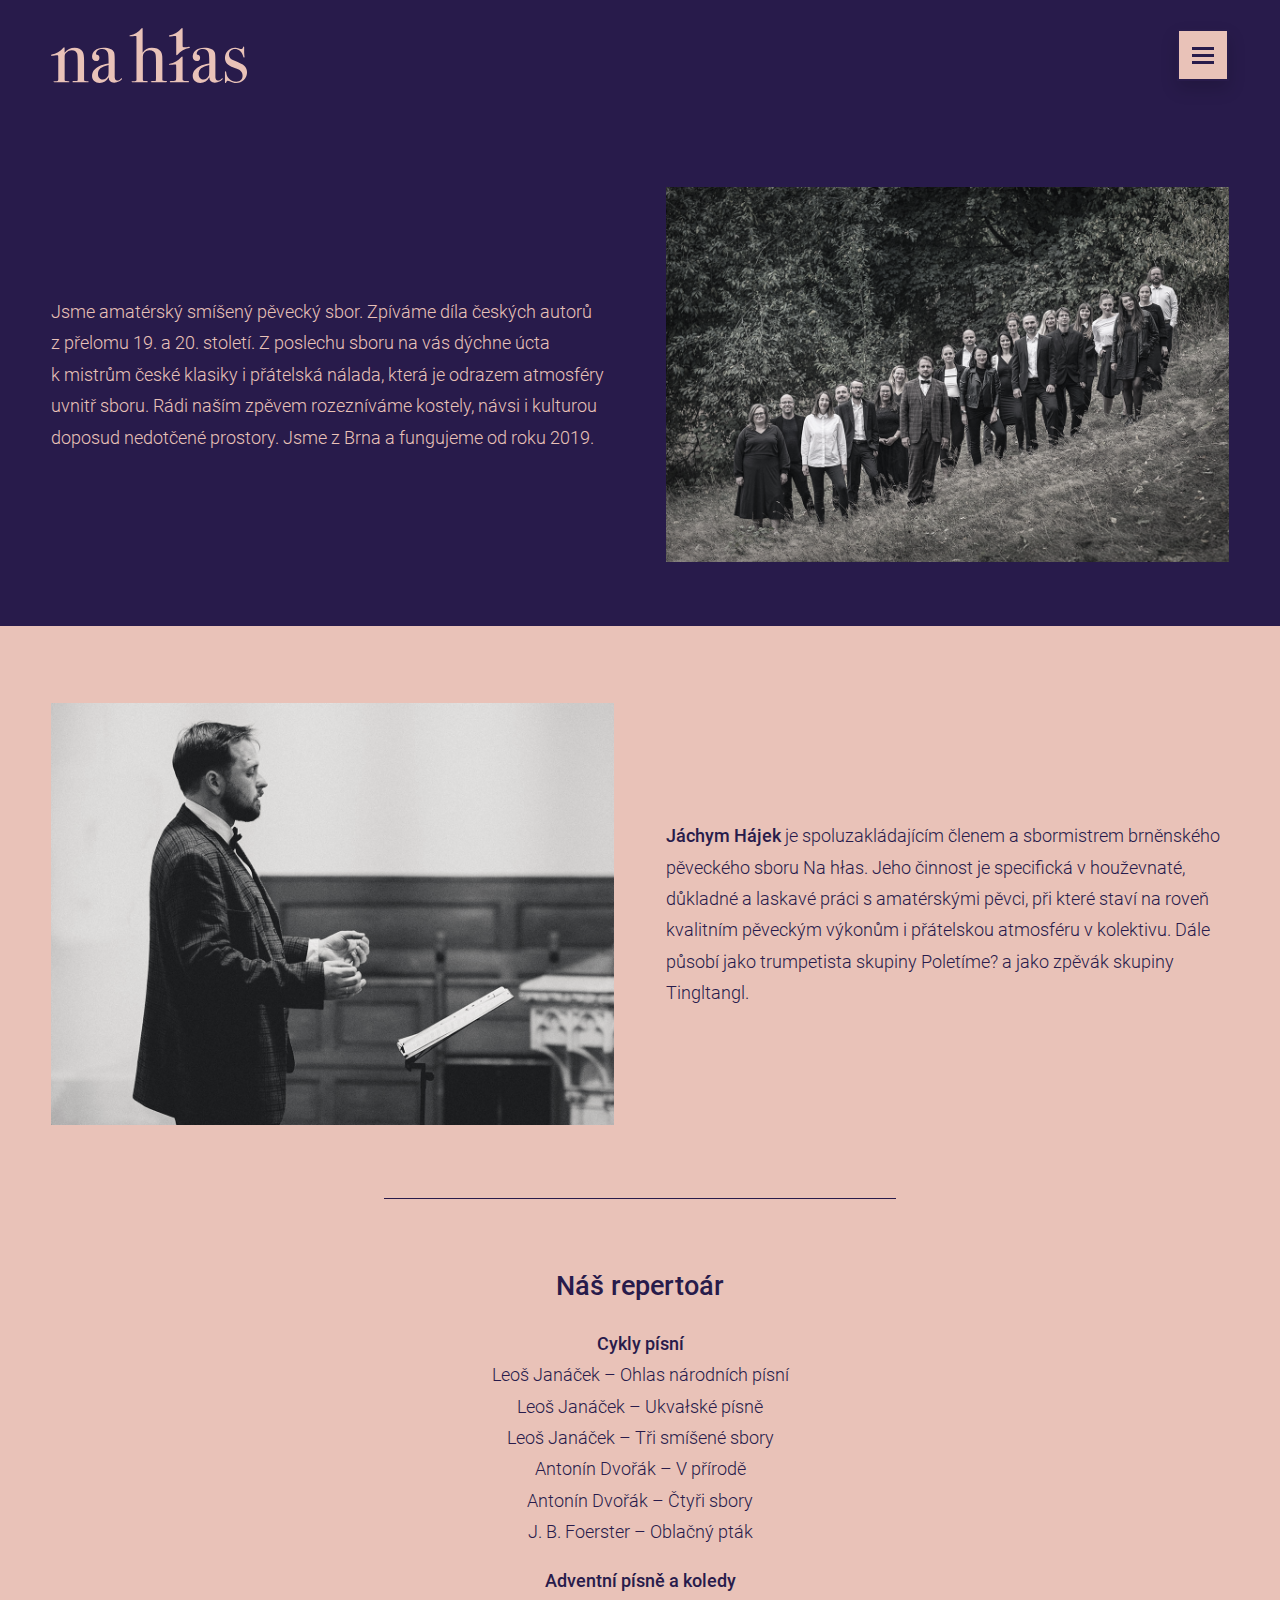
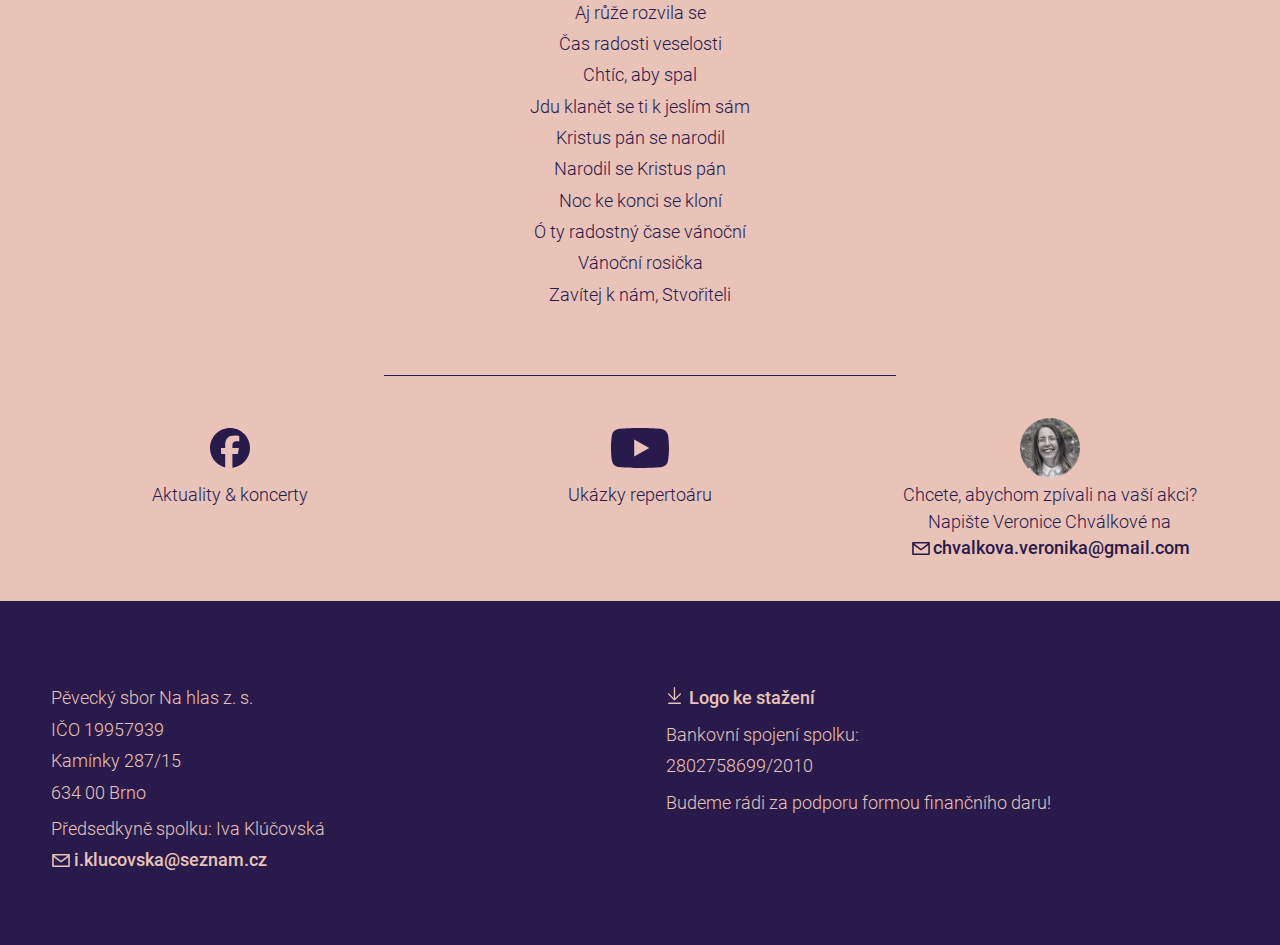
<file: index.html>
<!doctype html>
<html lang="cs">
<head>
	<meta charset="utf-8">
	<meta name="viewport" content="width=device-width, initial-scale=1.0">
	<meta name="description" content="Stránky brněnského amatérského pěveckého sboru Na hlas"> 
	<meta name="keywords" content="Pěvecký sbor, Smíšený sbor, Na hlas, Na hłas, Brno, Choir, Mixed choir">
	<title>Hłuboce łidský amatérský sbor Na hłas</title>
	<link rel="icon" type="image/png" sizes="32x32" href="favicon-32.png">
	<link rel="icon" type="image/png" sizes="128x128" href="favicon-128.png">
	<link rel="icon" type="image/png" sizes="180x180" href="favicon-180.png">
	<link rel="icon" type="image/png" sizes="192x192" href="favicon-192.png">
	<link rel="shortcut icon" sizes="48x48" href="favicon-48.png">
	
	<link rel="preload" href="fonts/roboto-v30-latin-ext-300.woff2" as="font" type="font/woff2" crossorigin="anonymous">
	<link rel="preload" href="fonts/roboto-v30-latin-ext-regular.woff2" as="font" type="font/woff2" crossorigin="anonymous">
	<link rel="preload" href="fonts/roboto-v30-latin-ext-500.woff2" as="font" type="font/woff2" crossorigin="anonymous">
	<link rel="preload" href="fonts/roboto-v30-latin-ext-700.woff2" as="font" type="font/woff2" crossorigin="anonymous">
	<link rel="preload" href="fonts/roboto-v30-latin-ext-900.woff2" as="font" type="font/woff2" crossorigin="anonymous">
	<link href="nahlas.css" rel="stylesheet" type="text/css">
</head>

<body>
	<header> 
		<img src="media/logo-na-hlas.svg"  class="logo" alt="na hłas">
        <div onmouseover="show()" onmouseout="hide()" class="dropdown" style="float:right;">
            <button onClick="show()" id="mainMenuBtn" class="dropbtn">
				<span class="hamburger"></span>
				<span class="hamburger"></span>
				<span class="hamburger"></span>
            </button>
            <div onClick="hide()" id="mainMenu" class="dropdown-content"> 
				<a href="#">O sboru</a>
				<a href="#sbormistr">Sbormistr</a> 
				<a href="#repertoar">Repertoár</a> 
				<a href="#odkazy">Odkazy</a> 
				<a href="#kontakt">Kontakt</a> 
			</div>
        </div>
	</header>
	
	<div class="content">
		<section class="cast1 poz-fialove" id="o-sboru">
			<div class="main-column responsive">
				<div class="foto-cont" id="A1">
				    <div class="foto-wrapper sbor"><img src="media/fotka-uvod.jpg" class="foto" alt="Úvodní fotka sboru"></div>
				</div>
				<div class="info-text" id="A2"><p>Jsme amatérský smíšený pěvecký sbor. Zpíváme díla českých autorů z&nbsp;přelomu 19.&nbsp;a&nbsp;20.&nbsp;století. Z&nbsp;poslechu sboru na&nbsp;vás dýchne úcta k&nbsp;mistrům české klasiky i&nbsp;přátelská nálada, která je odrazem atmosféry uvnitř sboru. Rádi naším zpěvem rozezníváme kostely, návsi i&nbsp;kulturou doposud nedotčené prostory. Jsme z&nbsp;Brna a&nbsp;fungujeme od&nbsp;roku&nbsp;2019.</p>
				</div>
			</div>			
		</section>
		
		<section class="cast2 poz-bezove" id="sbormistr">
	  		<div class="main-column responsive">
	  		  <div class="foto-cont" id="B1">
	  		      <div class="foto-wrapper jachym"><img src="media/fotka-sbormistr.jpg" class="foto" alt="Fotka dirigujícího Jáchyma Hájka"></div>
	  		  </div>
	  		  <div class="info-text" id="B2"><p><strong>Jáchym Hájek</strong> je spoluzakládajícím členem a&nbsp;sbormistrem brněnského pěveckého sboru Na&nbsp;hłas. Jeho činnost je specifická v&nbsp;houževnaté, důkladné a&nbsp;laskavé práci s&nbsp;amatérskými pěvci, při které staví na roveň kvalitním pěveckým výkonům i&nbsp;přátelskou atmosféru v&nbsp;kolektivu. Dále působí jako trumpetista skupiny Poletíme? a&nbsp;jako zpěvák skupiny Tingltangl.</p>
	  		  </div>
	  		</div>
		</section>
		
		<hr>
        <section class="cast3 poz-bezove" id="repertoar">
            <div class="main-column">
                <div class="info-text" id="C1">
				<h2>Náš repertoár</h2>                    
                    <ul><li><h3>Cykly písní</h3></li>
                        <li>Leoš Janáček – Ohlas národních písní</li>
                        <li>Leoš Janáček – Ukvałské písně</li>
                        <li>Leoš Janáček – Tři smíšené sbory</li>
                        <li>Antonín Dvořák – V&nbsp;přírodě</li>
                        <li>Antonín Dvořák – Čtyři sbory</li>
                        <li>J. B. Foerster – Oblačný pták</li>
                    </ul> 
                    <ul><li><h3>Adventní písně a koledy</h3></li>
                        <li>Aj růže rozvila se</li>
                        <li>Čas radosti veselosti</li>
                        <li>Chtíc, aby spal</li>
                        <li>Jdu klanět se ti k&nbsp;jeslím sám</li>
                        <li>Kristus pán se narodil</li>
                        <li>Narodil se Kristus pán</li>
                        <li>Noc ke konci se kloní</li>
                        <li>Ó ty radostný čase vánoční</li>
                        <li>Vánoční rosička</li>
                        <li>Zavítej k nám, Stvořiteli</li>
                    </ul>
                </div>
            </div>
        </section>
		
		<hr class="bezove">
		
		<section class="cast4 poz-bezove" id="odkazy">
        <div class="grid-container">
            <div class="grid-item1">
				<div class="odkaz"> 
						<a href="https://www.facebook.com/sbornahlas" target="_blank" rel="noopener noreferrer" title="Facebook"> 
							<img src="media/logo-fb.svg" class="ikona" alt="Facebook">
						</a>
				</div>
			</div>
            <div class="grid-item2">
				<div class="odkaz"> 
						<a href="https://www.youtube.com/@sbornahlas" target="_blank" rel="noopener noreferrer"  title="YouTube"> 
							<img src="media/logo-yt.svg" class="ikona" alt="YouTube">
						</a>
				</div>
			</div>
            <div class="grid-item3">
				<div class="odkaz"> 
						<a href="mailto:chvalkova.veronika@gmail.com" title="Poslat e-mail"> 
							<img src="media/verca.jpg" class="profilovka" alt="Profilovka Verča">
						</a>
				</div>
			</div>
            <div class="grid-item4">
				<div class="odkaz-popis">
					Aktuality &amp; koncerty</div>
			</div>
            <div class="grid-item5">
				<div class="odkaz-popis">
					Ukázky repertoáru
				</div>
			</div>
            <div class="grid-item6">
				<div class="odkaz-popis">
					Chcete, abychom zpívali na vaší akci? Napište Veronice Chválkové na <a href="mailto:chvalkova.veronika@gmail.com" title="Poslat e-mail"> <span class="mail mail-ico">chvalkova.veronika</span><span class="mail">@gmail.com</span> </a>
				</div>
			</div>
        </div>
		</section>
		
		<section class="cast5 poz-fialove" id="kontakt">
			<div class="main-column responsive">
				<div class="info-text" id="E1">
                    <p>Pěvecký sbor Na hlas z. s.<br>
                        IČO 19957939<br>
                        Kamínky 287/15<br>
                        634 00 Brno</p>
                    <p>Předsedkyně spolku: Iva Klúčovská<br>
                        <a href="mailto:i.klucovska@seznam.cz" title="Poslat e-mail" class="mail-ico">i.klucovska@seznam.cz</a></p>
                </div>
				
				<hr>
				
				<div class="info-text" id="E2">
                    <p><a href="downloads/nahlas_Logo.zip" class="download" title="Stáhnout logo (.zip)">Logo ke stažení</a></p>
                    <p>Bankovní spojení spolku:<br>
                    2802758699/2010</p>
                    <p>Budeme rádi za podporu formou finančního daru!</p>
                </div>
                <div class="font-preload-700"> </div>
                <div class="font-preload-900"> </div>
</div>
		</section>

		
</div>
	
<script>
	
	function hide() {
		document.getElementById("mainMenu").style.display = "none";
		document.getElementById("mainMenuBtn").style.backgroundColor = "#E9C2B8";
	}
	
	
	function show() {
		document.getElementById("mainMenu").style.display = "block";
		document.getElementById("mainMenuBtn").style.backgroundColor = "white";
	}
	
</script>
	
</body>
</html>
</file>
<file: nahlas.css>
@charset "utf-8";
/* CSS Document */

/* roboto-300 - latin-ext */
@font-face {
  font-display: swap;
  font-family: 'Roboto';
  font-style: normal;
  font-weight: 300;
  src: url(fonts/roboto-v30-latin-ext-300.woff2) format('woff2'); /* Chrome 36+, Opera 23+, Firefox 39+, Safari 12+, iOS 10+ */
}

/* roboto-regular - latin-ext */
@font-face {
  font-display: swap;
  font-family: 'Roboto';
  font-style: normal;
  font-weight: 400;
  src: url(fonts/roboto-v30-latin-ext-regular.woff2) format('woff2'); /* Chrome 36+, Opera 23+, Firefox 39+, Safari 12+, iOS 10+ */
}

/* roboto-500 - latin-ext */
@font-face {
  font-display: swap;
  font-family: 'Roboto';
  font-style: normal;
  font-weight: 500;
  src: url(fonts/roboto-v30-latin-ext-500.woff2) format('woff2'); /* Chrome 36+, Opera 23+, Firefox 39+, Safari 12+, iOS 10+ */
}

/* roboto-700 - latin-ext */
@font-face {
  font-display: swap;
  font-family: 'Roboto';
  font-style: normal;
  font-weight: 700;
  src: url(fonts/roboto-v30-latin-ext-700.woff2) format('woff2'); /* Chrome 36+, Opera 23+, Firefox 39+, Safari 12+, iOS 10+ */
}

/* roboto-900 - latin-ext */
@font-face {
  font-display: swap;
  font-family: 'Roboto';
  font-style: normal;
  font-weight: 900;
  src: url(fonts/roboto-v30-latin-ext-900.woff2) format('woff2'); /* Chrome 36+, Opera 23+, Firefox 39+, Safari 12+, iOS 10+ */
}


* {
	box-sizing: border-box;
}

:root {
	--maxw: 1600px;
	--minw: 280px;
	--colright: calc((100vw - var(--maxw))/2);
	--sidepad: min(38px,max(15px, 2vw));
	--fontsize-normal: min(24px,max(16px, 1.4vw));
}

/*UNCOMMENT FOR DEBUG*/

/*
.main-column, .foto, .info-text, .odkaz, .grid-container > div {
	border-style: solid;
	border-width: 1px;
	border-color: greenyellow;
}
*/

/*UNCOMMENT FOR DEBUG*/

html {
  scroll-behavior: smooth;
}

body {
	margin: auto;
	padding: 0;
	background-color: #281b4b;
	color: #e9c2b8;
	font-family: 'Roboto', Arial, Helvetica, sans-serif;
	font-weight: 300;
	font-size: var(--fontsize-normal);
	justify-content: center;

}

header {
	margin: auto;
	padding-left: calc(2*var(--sidepad));
	padding-right: calc(2*var(--sidepad));
	max-width: var(--maxw);
	height: 110px;
	max-height: 25vh;
	min-height: 50px;
	display: flex;
	align-items: center;
}

section {
	padding: var(--sidepad) 0 calc(0.5*var(--sidepad));
	display: flex;
}

a:link {
	color: inherit;
	text-decoration: none;
	font-weight: 500;
}

a:visited {
	color: inherit;
	text-decoration: none;
}

a:hover {
	color: inherit;
/*	text-decoration: underline;*/
	font-weight: 900;
}

a:active {
	color: inherit;
	text-decoration: none;
}

h1 {
	margin: 0;
	padding: 0;
	font-weight: 400;
	font-size: var(--fontsize-normal);
    }

h2 {
	margin-bottom: 0;
	font-weight: 500;
	font-size: 150%;
/*	text-transform: uppercase;*/
}

b, strong, h3 {
	margin: 0;
	font-weight: 500;
	font-size: inherit;	
}

ul {
	list-style-type: none;
	padding-left: 0;
}

p {
	margin: 5px 0;
}

hr {
	width: 40vw;
	left: 30vw;
	height: 1px;
    background-color: #281B4B;
	position: absolute;
	border-style: none;
}

.poz-fialove hr {
    background-color: #E9C2B8;
	position: inherit;
	display: none;
}

.main-column, .info-text {
	padding: var(--sidepad);
}

.dropbtn {
	aspect-ratio: 1 / 1;
	height: 100%;
    background-color: #E9C2B8;
    color: white;
    cursor: pointer;
	border-style: solid;
	border-color: #281B4B;
	border-width: 2px;
}

.hamburger {
	display: block;
    width: 60%;
    height: 3px;
    background-color: #281B4B;
    margin: 4px auto;
}

.dropdown {
    position: fixed;
    right: max(0px, calc((100vw - var(--maxw))/2));
    margin-right: calc(2*var(--sidepad));
	height: 5vw;
	max-height: 52px;
	min-height: 40px;
	box-shadow: 0px 8px 16px 0px rgba(0, 0, 0, 0.15);
    display: inline-block;
	z-index: 1;
}

.dropdown-content {
    display: none;
    position: absolute;
    right: 0;
    background-color: #f9f9f9;
    min-width: 140px;
    box-shadow: 0px 8px 16px 0px rgba(0, 0, 0, 0.15);
	border-style: solid;
	border-color: #281B4B;
	border-width: 2px;
    z-index: 1;
}

.dropdown-content a {
    color: #281B4B;
    padding: 10px 16px;
    text-decoration: none;
    display: block;
	font-weight: 400;
	font-size: max(13px,(min(3vh,18px)));
}

.dropdown-content a:hover {
    background-color: #F6E6E2;
	font-weight: 700;
}
.dropdown:hover .dropdown-content {
    display: block;
}

.dropdown:hover .dropbtn {
    background-color: white;
}


.main-column {
	margin: auto;
	width: 100%;
	max-width: var(--maxw);
	min-width: var(--minw);
	}

.poz-fialove {
	background-color: #281b4b;
	color: #e9c2b8;
}

.poz-bezove {
	background-color: #e9c2b8;
	color: #281b4b;
}

.content {
   	margin: auto;
	min-width: var(--minw);
	text-align: center;
    }

.responsive {
	display: grid;
	grid-template-columns: 50% 50%;
	align-items: center;
}

.info-text {
	font-size: var(--fontsize-normal);
	padding: var(--sidepad);
	text-align: left;
	line-height: 1.75;
}

#C1 {
	text-align: center;
/*	columns: 2;*/
	padding-top: 0;
	padding-bottom: 0;
}

#A2 {
	grid-area: 1;
}

.cast5 .main-column{
	align-items: start;
}

.grid-container {
	width: 100%;
	max-width: var(--maxw);
	min-width: var(--minw);
	margin: auto;
	padding: var(--sidepad);
  	display: grid;
	grid-template-columns: repeat(3, 1fr);
	align-items: start;
	row-gap: 0;
}

/*
.grid-item4, .grid-item5, .grid-item6 {
	align-self: center;
}
*/

.odkaz-popis {
	padding: 0 var(--sidepad);
	text-align: center;
	line-height: 1.5;
}

.logo  {
	height: 50%;
	max-width: 50%;
	min-width: 60px;
	font-weight: 500;
	font-size: 90px;	
    }



@media screen and (orientation: portrait) and (max-width: 800px), (max-width: 640px)  {
	
	.responsive {
		grid-template-columns: 100%;
	}
	
	#A2 {
		grid-area: 2;
	}
	
	.odkaz {
		margin: var(--sidepad) auto;
/*		padding: 0 var(--sidepad);*/
	}
	
	.odkaz-popis {
		text-align: left;
	}
	
	.poz-fialove hr {
		display: inline;
	}
/*
	#E2 {
		display: none;
	}
*/
	
	.jachym {
		max-width: 400px !important;
	}
	
	.grid-container {
		grid-template-columns: 25% auto;
		row-gap: var(--sidepad);
		align-items: center;
	}
	.grid-item1 {grid-area: 1/1/2/2;}
	.grid-item2 {grid-area: 2/1/3/2;}
	.grid-item3 {grid-area: 3/1/4/2;}
	.grid-item4 {grid-area: 1/2/2/3;}
	.grid-item5 {grid-area: 2/2/3/3;}
	.grid-item6 {grid-area: 3/2/4/3;}
}

@media screen and (max-width: 340px) {
	.grid-container {
		grid-template-columns: 100%;
		row-gap: 0;
		align-items: center;
	}
	.grid-item1 {grid-area: 1/1/2/2;}
	.grid-item2 {grid-area: 3/1/4/2; padding-top: 30px;}
	.grid-item3 {grid-area: 5/1/6/2; padding-top: 30px;}
	.grid-item4 {grid-area: 2/1/3/2;}
	.grid-item5 {grid-area: 4/1/5/2;}
	.grid-item6 {grid-area: 6/1/7/2;}
	
	.odkaz {
		margin-bottom: 0;
	}
	
	.odkaz-popis {
		text-align: center;
	}
}




.foto-cont {
	padding: var(--sidepad);
	overflow: hidden;
}

.foto-wrapper {
	max-width: max(80vw, 600px);
	margin: auto;
	overflow: hidden;
}

.foto {
	max-width: 100%;
	filter: grayscale(80%);
	transition:	filter 5s, transform 20s ease-in-out;
	display: block;
	margin: auto;
}

.jachym .foto {
	transform-origin: 20% 5%;
}

.foto:hover {
	filter: grayscale(0%);
	transform: scale(1.2);
	transition: filter 5s, transform 20s ease-in-out;
}

.profilovka {
	filter: grayscale(80%);
	transition: filter 1s, transform 0.1s;
	height: 60px;
	border-radius: 50%;
}

a:hover .profilovka {
	filter: grayscale(0%);
	transform: scale(1.1);
	transition: filter 0.5s, transform 0.1s;
}

.ikona {
	height: 40px;
	margin: 10px 0;
	transition: transform 0.1s;
}

a:hover .ikona {
	transform: scale(1.1);
	transition: transform 0.1s;
}

/*
div a[href^="http"]::after,
div a[href^="https://"]::after
{
  	content: "🡵";
	vertical-align: super;
	font-size: 66%;
	margin-left: -2px;
}
*/

.poz-fialove .mail-ico::before {
  	content: "";
	width: 1em;
    height: 1em;
	margin-left: 0.05em;
	margin-right: 0.2em;
	margin-bottom: -0.15em;
    background-position: center;
    background-repeat: no-repeat;
    background-size: contain;
    display: inline-block;
	background-image: url("data:image/svg+xml,%3C%3Fxml version='1.0' encoding='UTF-8'%3F%3E%3Csvg id='Vrstva_2' xmlns='http://www.w3.org/2000/svg' viewBox='0 0 77.86 57.47'%3E%3Cdefs%3E%3Cstyle%3E .cls-1 %7B fill: %23e9c2b8; %7D %3C/style%3E%3C/defs%3E%3Cg id='text'%3E%3Cpath class='cls-1' d='M72.89,0c1.16,0,2.06.13,2.72.4s1.15.63,1.48,1.1.54,1.02.63,1.64.14,1.28.14,1.97v47.39c0,.66-.13,1.29-.4,1.9s-.62,1.14-1.05,1.59-.96.81-1.57,1.08-1.26.4-1.95.4H4.97c-.81,0-1.53-.06-2.16-.19s-1.15-.36-1.57-.7-.73-.84-.94-1.5-.3-1.52-.3-2.58V5.11c0-.72.06-1.39.19-2.02s.37-1.16.75-1.62.88-.81,1.52-1.08,1.48-.4,2.51-.4h67.92ZM70.92,50.91V13.87l-29.86,22.73c-.62.47-1.28.7-1.97.7-.78,0-1.47-.23-2.06-.7L7.03,13.87v37.03h63.89ZM9.09,6.94l30,22.59,30.14-22.59H9.09Z'/%3E%3C/g%3E%3C/svg%3E");	
}

.poz-fialove .mail-ico:hover::before {
	background-image: url("data:image/svg+xml,%3C%3Fxml version='1.0' encoding='UTF-8'%3F%3E%3Csvg id='Vrstva_2' xmlns='http://www.w3.org/2000/svg' viewBox='0 0 80.69 60.3'%3E%3Cdefs%3E%3Cstyle%3E .cls-1 %7B fill: %23e9c2b8; %7D %3C/style%3E%3C/defs%3E%3Cg id='text'%3E%3Cpath class='cls-1' d='M6.39,60.3c-.9,0-1.72-.07-2.43-.21-.85-.17-1.59-.5-2.19-.99-.64-.52-1.11-1.25-1.4-2.18-.25-.8-.37-1.78-.37-3V6.53c0-.81.07-1.58.21-2.29.17-.85.52-1.61,1.05-2.24.52-.63,1.22-1.13,2.07-1.48.82-.34,1.82-.51,3.05-.51h67.92c1.35,0,2.42.16,3.25.5.91.37,1.62.91,2.11,1.6.45.65.75,1.4.87,2.24.1.69.16,1.42.16,2.18v47.39c0,.85-.17,1.68-.52,2.46-.33.76-.78,1.44-1.33,2.01-.57.58-1.25,1.05-2.02,1.39-.79.34-1.63.52-2.51.52H6.39ZM70.92,50.91V18.15l-27.58,21c-.88.66-1.83.99-2.83.99-1.1,0-2.09-.34-2.94-1.01L9.87,18.14v32.76h61.06ZM40.51,29.18l25.88-19.4H14.75l25.76,19.4Z'/%3E%3C/g%3E%3C/svg%3E");
}

.poz-bezove a .mail-ico::before {
  	content: "";
	width: 1em;
    height: 1em;
	margin-right: 0.2em;
	margin-left: 0.15em;
	margin-bottom: -0.15em;
    background-position: center;
    background-repeat: no-repeat;
    background-size: contain;
    display: inline-block;
	background-image: url("data:image/svg+xml,%3C%3Fxml version='1.0' encoding='UTF-8'%3F%3E%3Csvg id='Vrstva_2' xmlns='http://www.w3.org/2000/svg' viewBox='0 0 77.86 57.47'%3E%3Cdefs%3E%3Cstyle%3E .cls-1 %7B fill: %23281b4b; %7D %3C/style%3E%3C/defs%3E%3Cg id='text'%3E%3Cpath class='cls-1' d='M72.89,0c1.16,0,2.06.13,2.72.4s1.15.63,1.48,1.1.54,1.02.63,1.64.14,1.28.14,1.97v47.39c0,.66-.13,1.29-.4,1.9s-.62,1.14-1.05,1.59-.96.81-1.57,1.08-1.26.4-1.95.4H4.97c-.81,0-1.53-.06-2.16-.19s-1.15-.36-1.57-.7-.73-.84-.94-1.5-.3-1.52-.3-2.58V5.11c0-.72.06-1.39.19-2.02s.37-1.16.75-1.62.88-.81,1.52-1.08,1.48-.4,2.51-.4h67.92ZM70.92,50.91V13.87l-29.86,22.73c-.62.47-1.28.7-1.97.7-.78,0-1.47-.23-2.06-.7L7.03,13.87v37.03h63.89ZM9.09,6.94l30,22.59,30.14-22.59H9.09Z'/%3E%3C/g%3E%3C/svg%3E");	
}

.poz-bezove a:hover .mail-ico::before {
	background-image: url("data:image/svg+xml,%3C%3Fxml version='1.0' encoding='UTF-8'%3F%3E%3Csvg id='Vrstva_2' xmlns='http://www.w3.org/2000/svg' viewBox='0 0 80.69 60.3'%3E%3Cdefs%3E%3Cstyle%3E .cls-1 %7B fill: %23281b4b; %7D %3C/style%3E%3C/defs%3E%3Cg id='text'%3E%3Cpath class='cls-1' d='M6.39,60.3c-.9,0-1.72-.07-2.43-.21-.85-.17-1.59-.5-2.19-.99-.64-.52-1.11-1.25-1.4-2.18-.25-.8-.37-1.78-.37-3V6.53c0-.81.07-1.58.21-2.29.17-.85.52-1.61,1.05-2.24.52-.63,1.22-1.13,2.07-1.48.82-.34,1.82-.51,3.05-.51h67.92c1.35,0,2.42.16,3.25.5.91.37,1.62.91,2.11,1.6.45.65.75,1.4.87,2.24.1.69.16,1.42.16,2.18v47.39c0,.85-.17,1.68-.52,2.46-.33.76-.78,1.44-1.33,2.01-.57.58-1.25,1.05-2.02,1.39-.79.34-1.63.52-2.51.52H6.39ZM70.92,50.91V18.15l-27.58,21c-.88.66-1.83.99-2.83.99-1.1,0-2.09-.34-2.94-1.01L9.87,18.14v32.76h61.06ZM40.51,29.18l25.88-19.4H14.75l25.76,19.4Z'/%3E%3C/g%3E%3C/svg%3E");
}

.download::before {
    content: "";
    width: 1em;
    height: 1em;
    margin-right: 0.3em;
/*    	background-image: url("media/symbol-download.svg");*/
    background-image: url("data:image/svg+xml,%3C%3Fxml version='1.0' encoding='UTF-8'%3F%3E%3Csvg id='Vrstva_2' data-name='Vrstva 2' xmlns='http://www.w3.org/2000/svg' viewBox='0 0 7.59 9.8'%3E%3Cdefs%3E%3Cstyle%3E .cls-1 %7B fill: %23E9C2B8; stroke-width: 0px; %7D %3C/style%3E%3C/defs%3E%3Cg id='Vrstva_1-2' data-name='Vrstva 1'%3E%3Cg%3E%3Cpath class='cls-1' d='M3.53,7.72s.02.02.04.02c.03.02.05.04.08.06.05.02.09.03.14.03s.1-.01.14-.03c.03-.01.05-.03.07-.05.02-.01.03-.02.05-.03l3.42-3.42c.15-.15.15-.38,0-.53-.15-.15-.38-.15-.53,0l-2.78,2.78V.38c0-.21-.17-.38-.38-.38s-.38.17-.38.38v6.18L.64,3.77c-.15-.15-.38-.15-.53,0-.15.15-.15.38,0,.53l3.42,3.42Z'/%3E%3Cpath class='cls-1' d='M7.21,9.05H.38c-.21,0-.38.17-.38.38s.17.38.38.38h6.84c.21,0,.38-.17.38-.38s-.17-.38-.38-.38Z'/%3E%3C/g%3E%3C/g%3E%3C/svg%3E");
    background-position: center;
    background-repeat: no-repeat;
    background-size: contain;
    display: inline-block;
}

.download:hover::before {
    background-image: url("data:image/svg+xml,%3C%3Fxml version='1.0' encoding='UTF-8'%3F%3E%3Csvg id='Vrstva_2' data-name='Vrstva 2' xmlns='http://www.w3.org/2000/svg' viewBox='0 0 8.09 10.3'%3E%3Cdefs%3E%3Cstyle%3E .cls-1 %7B fill: %23E9C2B8; stroke-width: 0px; %7D %3C/style%3E%3C/defs%3E%3Cg id='Vrstva_1-2' data-name='Vrstva 1'%3E%3Cg%3E%3Cpath class='cls-1' d='M3.6,8.15s.04.02.06.04c.05.04.09.07.14.1.08.03.16.05.24.05s.17-.02.24-.05c.05-.02.1-.06.14-.1.02-.01.04-.02.06-.04l3.42-3.42c.24-.24.24-.64,0-.88-.24-.24-.64-.24-.88,0l-2.35,2.35V.62c0-.35-.28-.62-.62-.62s-.62.28-.62.62v5.58L1.07,3.85c-.24-.24-.64-.24-.88,0-.24.24-.24.64,0,.88l3.42,3.42Z'/%3E%3Cpath class='cls-1' d='M7.46,9.05H.63C.28,9.05,0,9.33,0,9.67s.28.62.62.62h6.84c.34,0,.62-.28.62-.62s-.28-.62-.62-.62Z'/%3E%3C/g%3E%3C/g%3E%3C/svg%3E");
}

.mail {
	display: inline-block;
}


.font-preload-700 {
	font-family: 'Roboto';
	font-weight: 700;
	visibility: hidden;
	position: absolute;
}

.font-preload-900 {
	font-family: 'Roboto';
	font-weight: 900;
	visibility: hidden;
	position: absolute;
}
</file>
